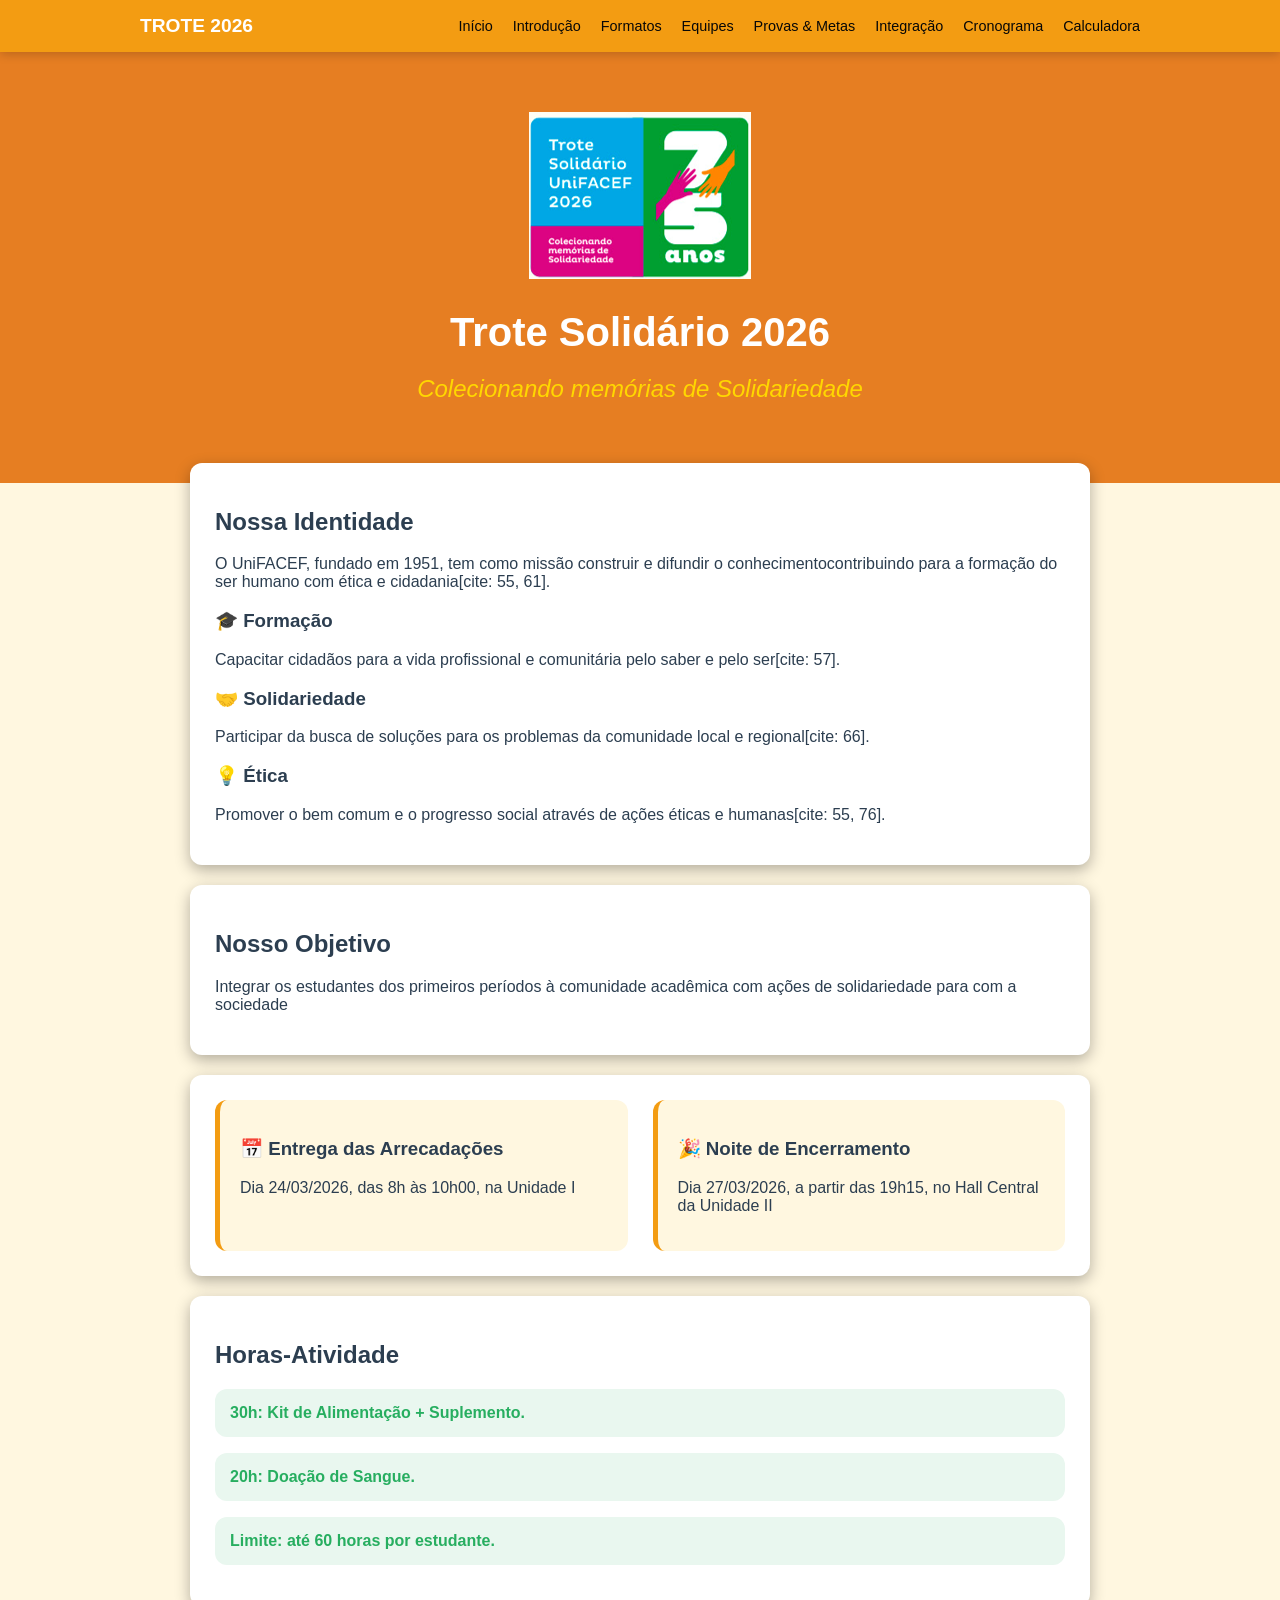
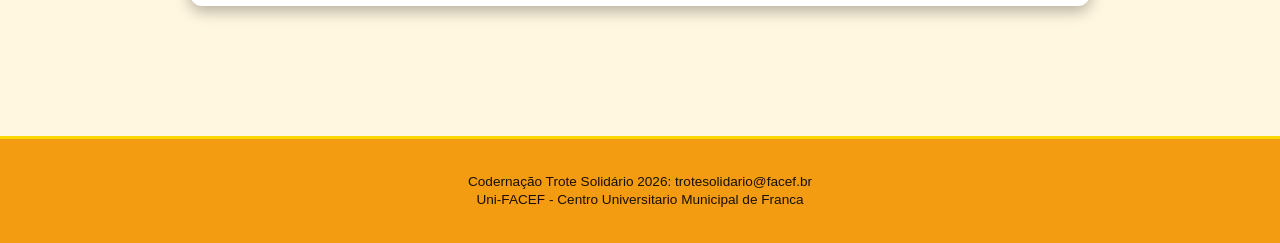
<file: index.html>
<!doctype html>
<html lang="pt-br">
  <head>
    <meta charset="UTF-8" />
    <link rel="stylesheet" href="style.css" />
    <title>Trote Solidário</title>
  </head>

  <body>
    <nav class="menu-principal">
      <div class="menu-container">
        <a href="index.html" class="logo"> Trote 2026 </a>
        <ul class="lista">
          <li><a href="index.html"> Início </a></li>
          <li><a href="introducao.html"> Introdução </a></li>
          <li><a href="formato.html"> Formatos </a></li>
          <li><a href="equipes.html"> Equipes </a></li>
          <li><a href="provas.html"> Provas & Metas </a></li>
          <li><a href="integracao.html"> Integração </a></li>
          <li><a href="cronograma.html"> Cronograma </a></li>
          <li><a href="calculadora.html"> Calculadora </a></li>
        </ul>
      </div>
    </nav>
    <header class="cabecalho">
      <div class="cabecalho-container">
        <img src="img/trote.png" alt="Trote Solidário" />
        <h1>Trote Solidário 2026</h1>
        <h2>Colecionando memórias de Solidariedade</h2>
      </div>
    </header>

    <main class="principal">
      <section>
        <h2>Nossa Identidade</h2>
        <p>
          O UniFACEF, fundado em 1951, tem como missão construir e difundir o
          conhecimentocontribuindo para a formação do ser humano com ética e
          cidadania[cite: 55, 61].
        </p>

        <h3>🎓 Formação</h3>
        <p>
          Capacitar cidadãos para a vida profissional e comunitária pelo saber e
          pelo ser[cite: 57].
        </p>

        <h3>🤝 Solidariedade</h3>
        <p>
          Participar da busca de soluções para os problemas da comunidade local
          e regional[cite: 66].
        </p>

        <h3>💡 Ética</h3>
        <p>
          Promover o bem comum e o progresso social através de ações éticas e
          humanas[cite: 55, 76].
        </p>
      </section>

      <section class="secao">
        <h2>Nosso Objetivo</h2>
        <p>
          Integrar os estudantes dos primeiros períodos à comunidade acadêmica
          com ações de solidariedade para com a sociedade
        </p>
      </section>

      <section class="elemento-card">
        <div class="card-laranja">
          <h3>📅 Entrega das Arrecadações</h3>
          <p>Dia 24/03/2026, das 8h às 10h00, na Unidade I</p>
        </div>

        <div class="card-laranja">
          <h3>🎉 Noite de Encerramento</h3>
          <p>
            Dia 27/03/2026, a partir das 19h15, no Hall Central da Unidade II
          </p>
        </div>
      </section>

      <section>
        <h2>Horas-Atividade</h2>

        <div class="horas-atividade">
          <p><strong> 30h: </strong> Kit de Alimentação + Suplemento.</p>
          <p><strong>20h: </strong> Doação de Sangue.</p>
          <p><strong>Limite: </strong> até 60 horas por estudante.</p>
        </div>
      </section>
    </main>

    <footer>
      <p>Codernação Trote Solidário 2026: trotesolidario@facef.br</p>
      <p>Uni-FACEF - Centro Universitario Municipal de Franca</p>
    </footer>
  </body>
</html>
</file>
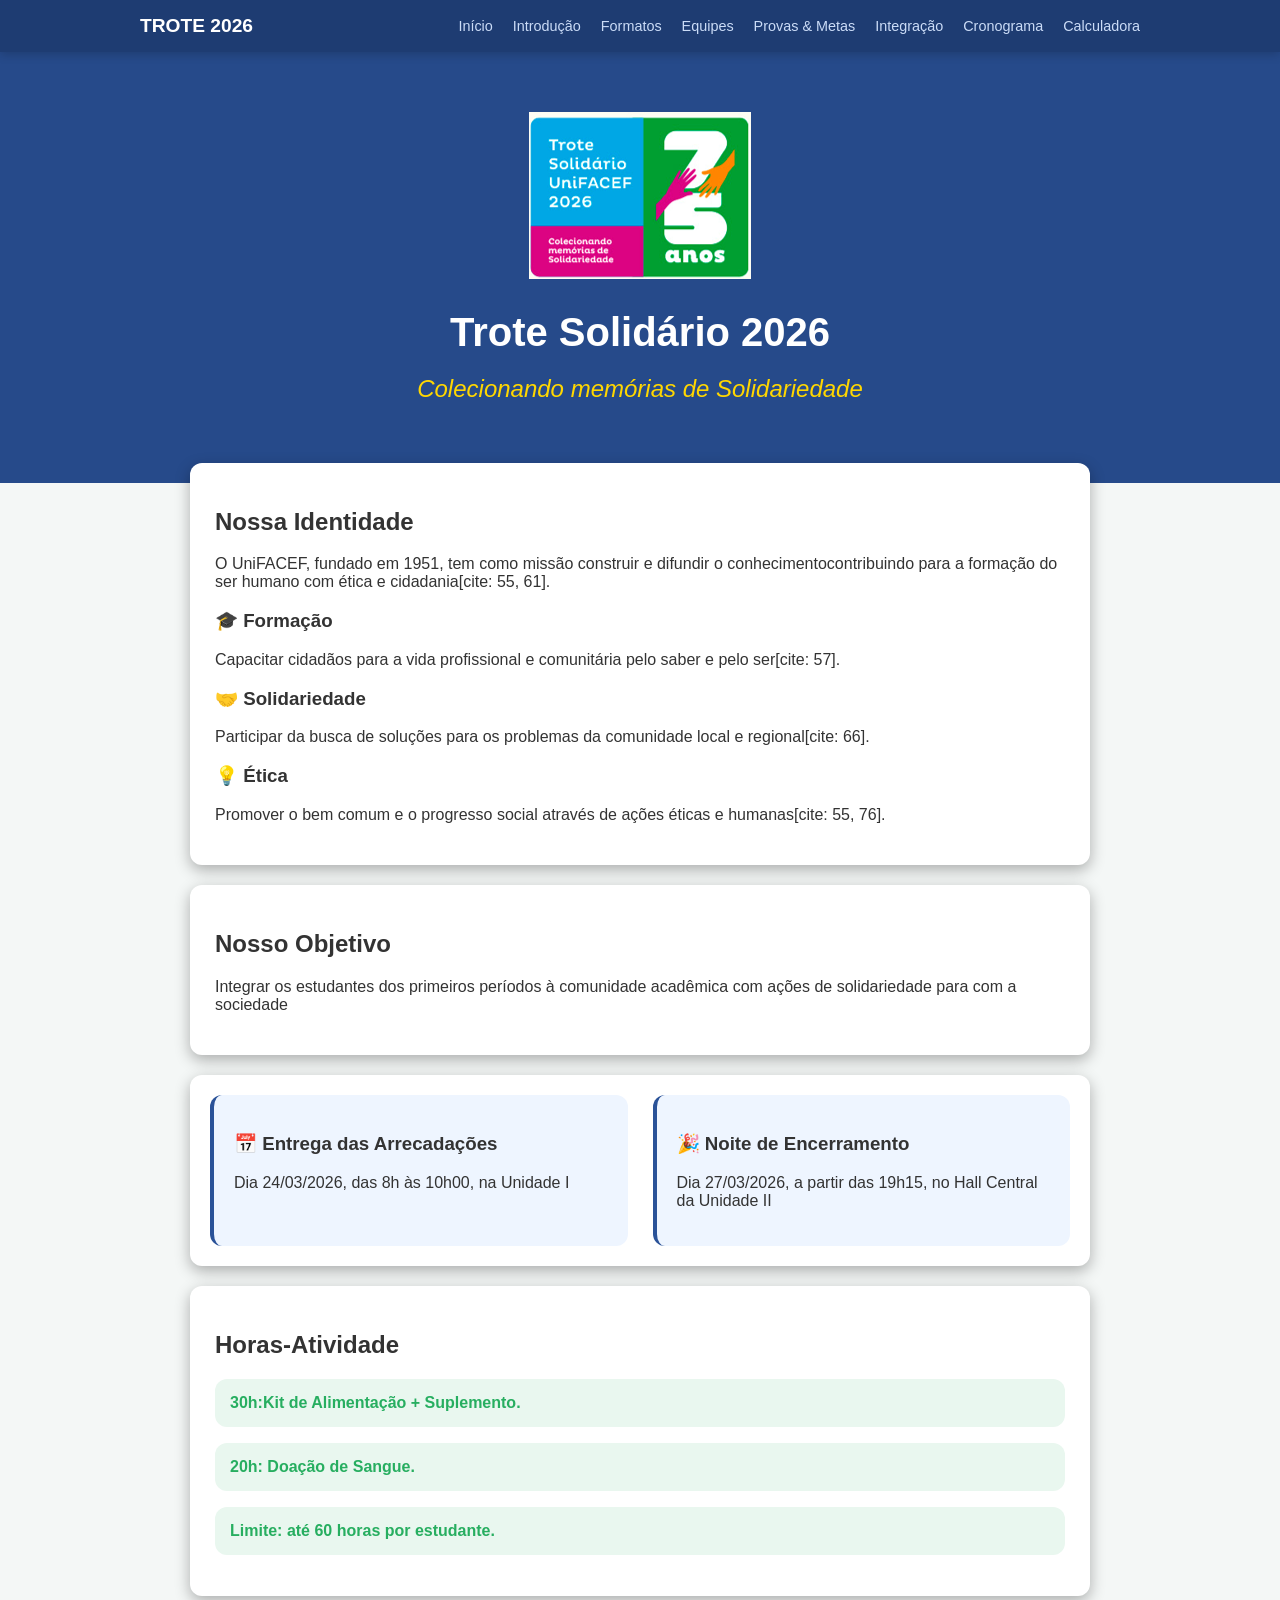
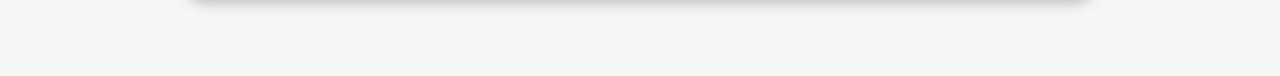
<file: trote-oficial/index.html>
<!DOCTYPE html>
<html lang='pt-br'>

<head>
    <meta charset="UTF-8" />
    <link rel="stylesheet" href="style.css">
    <title> Trote Solidário </title>
</head>

<body>
    <nav class="menu-principal">
        <div class="menu-container">
            <a href="index.html" class="logo"> Trote 2026 </a>
            <ul class="lista">
                <li><a href="inicio.html"> Início </a></li>
                <li><a href="introducao.html"> Introdução </a></li>
                <li><a href="formato.html"> Formatos </a></li>
                <li><a href="equipes.html"> Equipes </a></li>
                <li><a href="provas.html"> Provas & Metas </a></li>
                <li><a href="integracao.html"> Integração </a></li>
                <li><a href="cronograma.html"> Cronograma </a></li>
                <li><a href="calculadora.html"> Calculadora </a></li>
            </ul>
        </div>
    </nav>
    <header class="cabecalho">
        <div class="cabecalho-container">
            <img src="img/trote.png" alt="Trote Solidário">
            <h1> Trote Solidário 2026 </h1>
            <h2> Colecionando memórias de Solidariedade</h2>
        </div>
    </header>

    <main class="principal">
        <section class="secao">

        <h2> Nossa Identidade</h2>
        <p>O UniFACEF, fundado em 1951, tem como missão construir e difundir o conhecimentocontribuindo para a formação do ser humano com ética e cidadania[cite: 55, 61].</p>

        <h3>🎓 Formação </h3>
        <p>Capacitar cidadãos para a vida profissional e comunitária pelo saber e pelo ser[cite: 57].</p>
        
        <h3>🤝 Solidariedade </h3>
        <p>Participar da busca de soluções para os problemas da comunidade local e regional[cite: 66].</p>

        <h3>💡 Ética</h3>
        <p>Promover o bem comum e o progresso social através de ações éticas e humanas[cite: 55, 76].</p>

        </section>

        <section class="secao">

          <h2>Nosso Objetivo</h2>
          <p>Integrar os estudantes dos primeiros períodos à comunidade acadêmica com ações de solidariedade para com a sociedade</p>  

        </section>

        <section class="datas">

            <div class="card-data">

            <h3>📅 Entrega das Arrecadações </h3>
            <p> Dia 24/03/2026, das 8h às 10h00, na Unidade I</p>  
            
            </div>

            <div class="card-data">

            <h3>🎉 Noite de Encerramento </h3>
            <p>Dia 27/03/2026, a partir das 19h15, no Hall Central da Unidade II</p>

            </div>

        </section>

        <section class="secao"> 
            <h2> Horas-Atividade </h2>

            <div class="horas-atividade">

            <p> 30h:Kit de Alimentação + Suplemento. </p>
            <p> 20h: Doação de Sangue. </p>
            <p> Limite: até 60 horas por estudante. </p>
            
            </div>

        </section>
    </main>
</body>

</html>
</file>
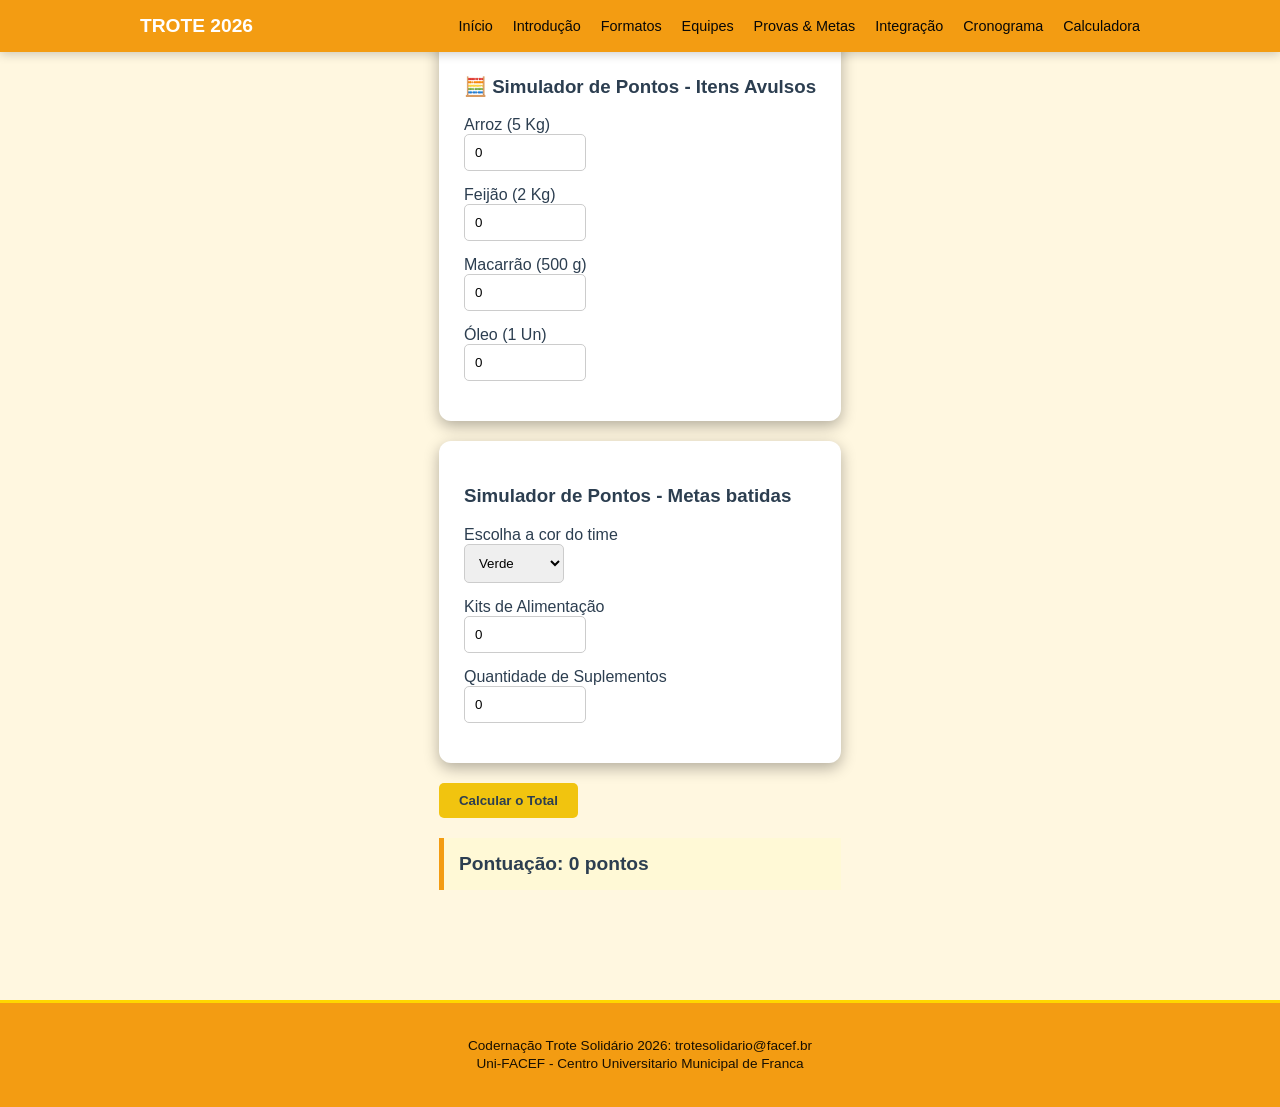
<file: calculadora.html>
<!doctype html>
<html lang="pt-br">
  <head>
    <meta charset="UTF-8" />
    <link rel="stylesheet" href="style.css" />
    <script src="scripts.js"></script>
    <title>Calculadora - Trote Solidário</title>
  </head>

  <body>
    <nav class="menu-principal">
      <div class="menu-container">
        <a href="index.html" class="logo"> Trote 2026 </a>
        <ul class="lista">
          <li><a href="index.html"> Início </a></li>
          <li><a href="introducao.html"> Introdução </a></li>
          <li><a href="formato.html"> Formatos </a></li>
          <li><a href="equipes.html"> Equipes </a></li>
          <li><a href="provas.html"> Provas & Metas </a></li>
          <li><a href="integracao.html"> Integração </a></li>
          <li><a href="cronograma.html"> Cronograma </a></li>
          <li><a href="calculadora.html"> Calculadora </a></li>
        </ul>
      </div>
    </nav>
    <main class="principal">
      <section>
        <h3>🧮 Simulador de Pontos - Itens Avulsos</h3>
        <div>
          <div class="form-grupo">
              <!-- Rótulo da caixa de texto-->
              <label> Arroz (5 Kg)</label> 
              <!-- Caixa de texto com valor inicial de 0 e mínimo de 0-->
              <!-- Indetificador desta caixa de texto -->

              <input type="number" value="0" min="0" id="qtdArroz"/>
          </div>

          <div class="form-grupo">
              <label> Feijão (2 Kg)</label>

              <input type="number" value="0" min="0" id="qtdFeijao"/>
          </div>

          <div class="form-grupo">
              <label> Macarrão (500 g)</label>

              <input type="number" value="0" min="0" id="qtdMacarrao"/>
          </div>

          <div class="form-grupo">
              <label> Óleo (1 Un)</label>

              <input type="number" value="0" min="0" id="qtdOleo"/>
          </div>
        </div>
      </section>

        <section>
          <h3>Simulador de Pontos - Metas batidas</h3>
          <div>
            <div class="form-grupo">
              <label> Escolha a  cor do time</label>
              <select name="cor" id="cor">
                <option value="verde"> Verde</option>
                <option value="vermelho"> Vermelho</option>
                <option value="laranja"> Laranja</option>
              </select>
            </div>
            <div class="form-grupo">
              <label> Kits de Alimentação </label>
              <input type="number" id="qtdeKits" min="0" value="0">
            </div>
            <div class="form-grupo">
              <label> Quantidade de Suplementos</label>
              <input type="number" id="qtdeSuplementos" min="0" value="0">
            </div>
          </div>
        </section>

        <!-- Quando o botão for clicado será chamado a função calcular no JS-->
        <button onclick="calcular()"> Calcular o Total</button>
        <div id="result" class="resultado">
            Pontuação: 0 pontos
        </div>

    </main>

    <footer>
      <p>Codernação Trote Solidário 2026: trotesolidario@facef.br</p>
      <p>Uni-FACEF - Centro Universitario Municipal de Franca</p>
    </footer>
  </body>
</html>
</file>
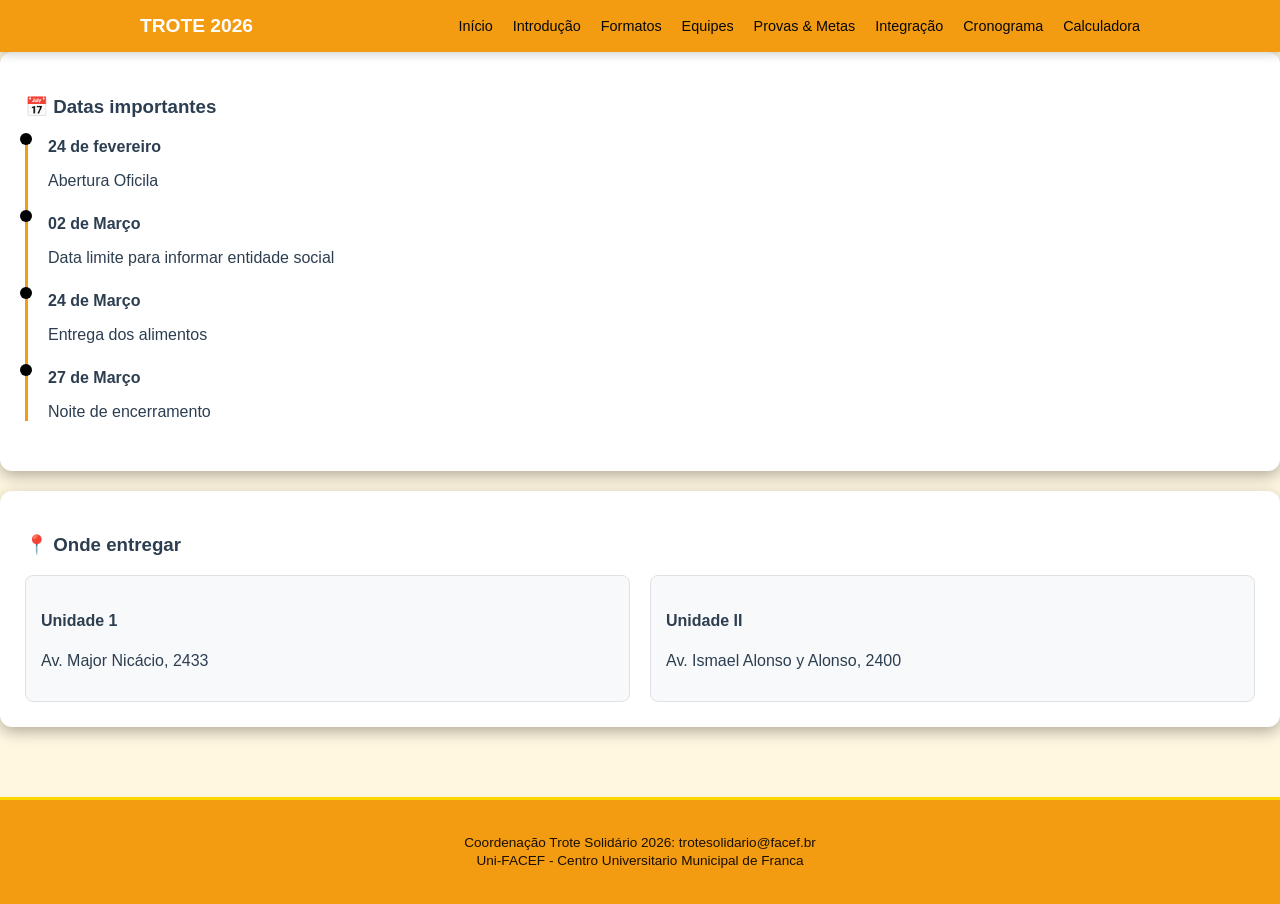
<file: cronograma.html>
<!doctype html>
<html lang="pt-br">
  <head>
    <meta charset="UTF-8" />
    <meta name="viewport" content="width=device-width, initial-scale=1.0" />
    <link rel="stylesheet" href="style.css" />
    <title>Cronograma - Trote 2026</title>
  </head>

  <body>
    <nav class="menu-principal">
      <div class="menu-container">
        <a href="index.html" class="logo"> Trote 2026 </a>
        <ul class="lista">
          <li><a href="index.html"> Início </a></li>
          <li><a href="introducao.html"> Introdução </a></li>
          <li><a href="formato.html"> Formatos </a></li>
          <li><a href="equipes.html"> Equipes </a></li>
          <li><a href="provas.html"> Provas & Metas </a></li>
          <li><a href="integracao.html"> Integração </a></li>
          <li><a href="cronograma.html"> Cronograma </a></li>
          <li><a href="calculadora.html"> Calculadora </a></li>
        </ul>
      </div>
    </nav>
    <main class="container">
      <section>
         <h3>📅 Datas importantes</h3>
         <div class="timeline">
           <div class="evento">
              <strong> 24 de fevereiro</strong>
              <p> Abertura Oficila</p>
           </div> 

           <div class="evento">
            <strong>02 de Março</strong>
            <p> Data limite para informar entidade social</p>
           </div>

           <div class="evento">
            <strong>24 de Março</strong>
            <p> Entrega dos alimentos</p>
           </div>

           <div class="evento">
            <strong>27 de Março</strong>
            <p> Noite de encerramento </p>
           </div>
         </div>
        </section>
        <section>
          <h3>📍 Onde entregar</h3>
          <div class="grid-locais">
              <div class="local">
                <h4> Unidade 1</h4>
                <p> Av. Major Nicácio, 2433</p>
              </div>
              <div class="local">
                  <h4> Unidade II</h4>
                  <p> Av. Ismael Alonso y Alonso, 2400 </p>
              </div>

          </div>
        </section>
    </main>

    <footer>
      <p>Coordenação Trote Solidário 2026: trotesolidario@facef.br</p>
      <p>Uni-FACEF - Centro Universitario Municipal de Franca</p>
    </footer>
  </body>
</html>
</file>
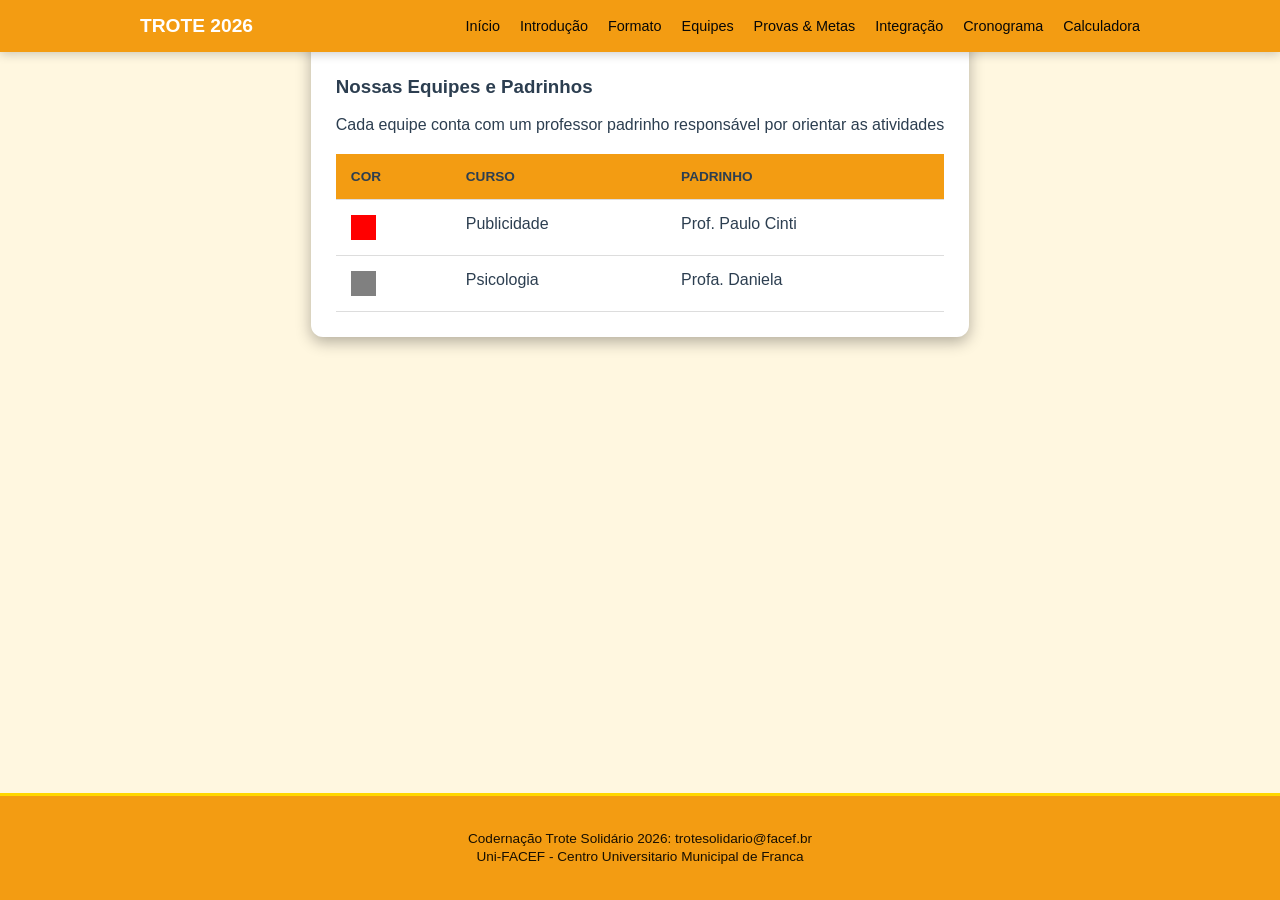
<file: equipes.html>
<!doctype html>
<html lang="pt-br">
  <head>
    <meta charset="UTF-8" />
    <link rel="stylesheet" href="style.css" />
    <title>Equipes - Trote Solidário</title>
  </head>
  <body>
    <nav class="menu-principal">
      <div class="menu-container">
        <a href="index.html" class="logo"> Trote 2026 </a>
        <ul class="lista">
          <li><a href="index.html"> Início </a></li>
          <li><a href="introducao.html"> Introdução </a></li>
          <li><a href="formato.html"> Formato </a></li>
          <li><a href="equipes.html"> Equipes </a></li>
          <li><a href="provas.html"> Provas & Metas </a></li>
          <li><a href="integracao.html"> Integração </a></li>
          <li><a href="cronograma.html"> Cronograma </a></li>
          <li><a href="calculadora.html"> Calculadora </a></li>
        </ul>
      </div>
    </nav>

    <main class="principal">
      <section class="equipes">
        <h3>Nossas Equipes e Padrinhos</h3>
        <p>
          Cada equipe conta com um professor padrinho responsável por orientar
          as atividades
        </p>
        <table>
          <thead>
            <tr>
              <!-- table row -->
              <!-- table head -->
              <th>Cor</th>
              <th>Curso</th>
              <th>Padrinho</th>
            </tr>
          </thead>
          <tbody>
            <tr>
              <!-- table data -->
              <td><div class="vermelho"></div></td>
              <td>Publicidade</td>
              <td>Prof. Paulo Cinti</td>
            </tr>
            <tr>
              <!-- table data -->
              <td><div class="cinza"></div></td>
              <td>Psicologia</td>
              <td>Profa. Daniela</td>
            </tr>
          </tbody>
        </table>
      </section>
    </main>
    <footer>
      <p>Codernação Trote Solidário 2026: trotesolidario@facef.br</p>
      <p>Uni-FACEF - Centro Universitario Municipal de Franca</p>
    </footer>
  </body>
</html>
</file>
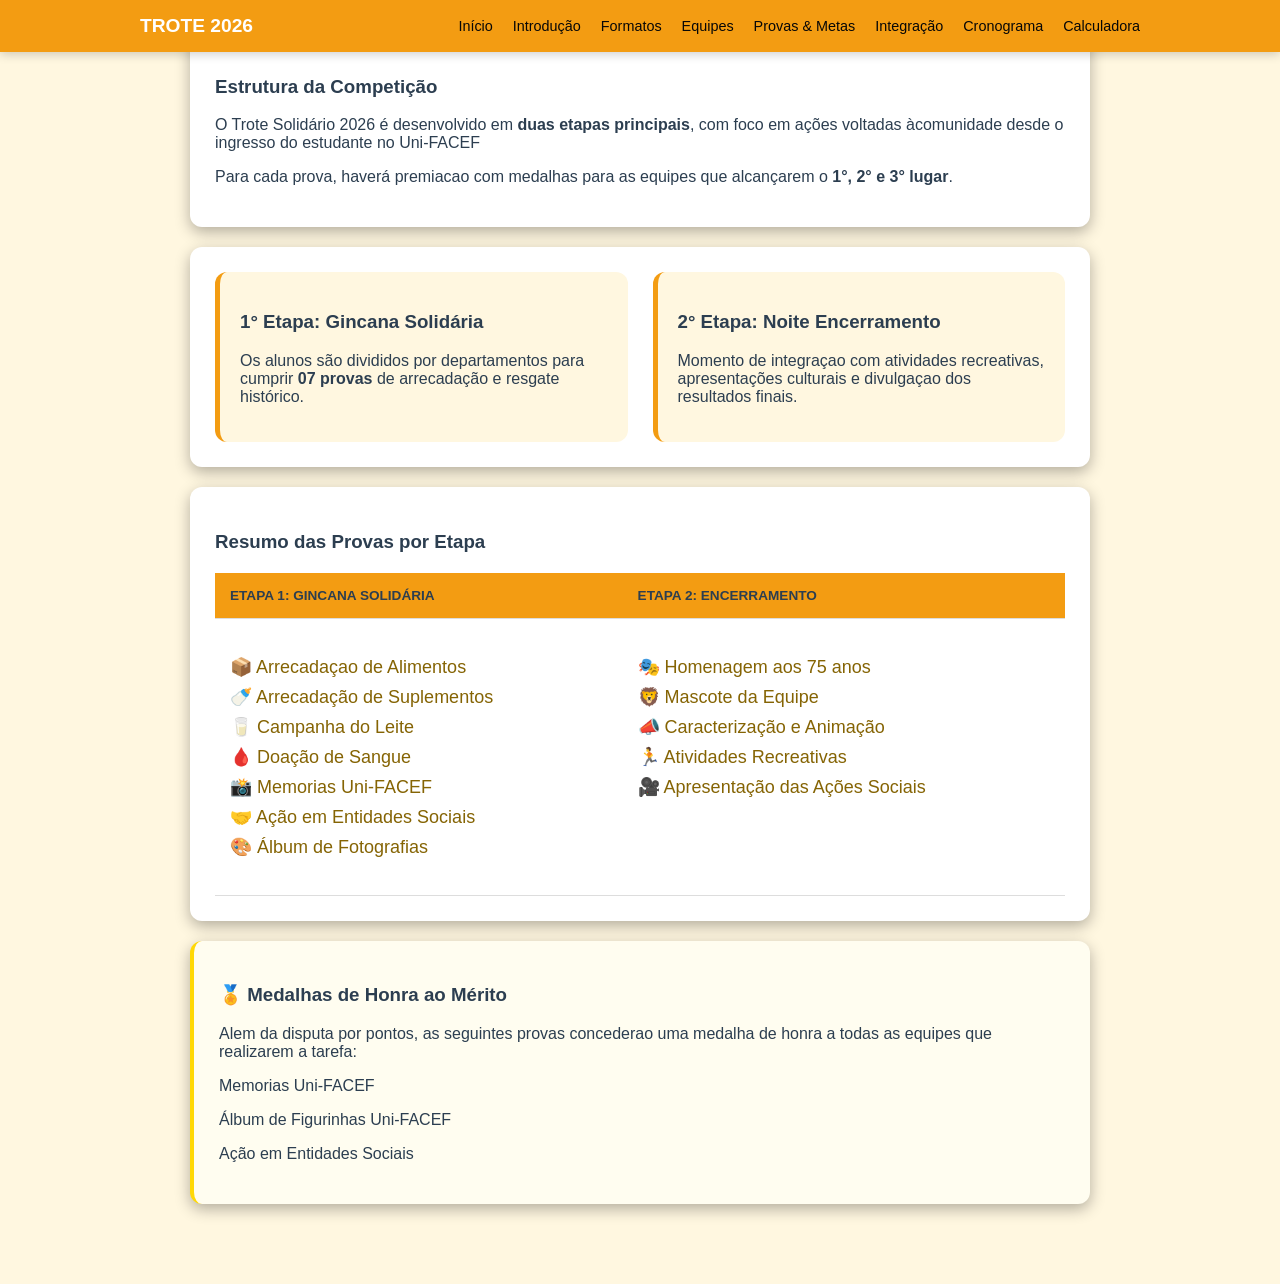
<file: formato.html>
<!doctype html>
<html lang="pt-br">
  <head>
    <meta charset="UTF-8" />
    <meta name="viewport" content="width=device-width, initial-scale=1.0" />
    <link rel="stylesheet" href="style.css" />
    <title>Formato - Trote Solidário</title>
  </head>
  <body>
    <nav class="menu-principal">
      <div class="menu-container">
        <a href="index.html" class="logo"> Trote 2026 </a>
        <ul class="lista">
          <li><a href="index.html"> Início </a></li>
          <li><a href="introducao.html"> Introdução </a></li>
          <li><a href="formato.html"> Formatos </a></li>
          <li><a href="equipes.html"> Equipes </a></li>
          <li><a href="provas.html"> Provas & Metas </a></li>
          <li><a href="integracao.html"> Integração </a></li>
          <li><a href="cronograma.html"> Cronograma </a></li>
          <li><a href="calculadora.html"> Calculadora </a></li>
        </ul>
      </div>
    </nav>
    <main class="principal">
      <section>
        <h3>Estrutura da Competição</h3>
        <p>
          O Trote Solidário 2026 é desenvolvido em <strong>duas etapas principais</strong>, com foco em ações voltadas àcomunidade desde o ingresso do estudante no Uni-FACEF
        </p>
        <p>
          Para cada prova, haverá premiacao com medalhas para as equipes que
          alcançarem o <strong>1°, 2° e 3° lugar</strong>.
        </p>
      </section>

      <section class="elemento-card">
        <div class="card-laranja">
          <h3>1° Etapa: Gincana Solidária</h3>
          <p>
            Os alunos são divididos por departamentos para cumprir
            <strong>07 provas</strong> de arrecadação e resgate histórico.
          </p>
        </div>
        <div class="card-laranja">
          <h3>2° Etapa: Noite Encerramento</h3>
          <p>
            Momento de integraçao com atividades recreativas, apresentações
            culturais e divulgaçao dos resultados finais.
          </p>
        </div>
      </section>

      <section>
        <h3>Resumo das Provas por Etapa</h3>
        <table>
            <thead>
                <tr>
                    <th>Etapa 1: Gincana solidária</th>
                    <th>Etapa 2: Encerramento</th>
                </tr>
            </thead>
            <tbody>
                <tr>
                    <td>
                        <ul class="tbody-marcado">
                            <li>📦 Arrecadaçao de Alimentos</li>
                            <li>🍼 Arrecadação de Suplementos</li>
                            <li>🥛 Campanha do Leite</li>
                            <li>🩸 Doação de Sangue</li>
                            <li>📸 Memorias Uni-FACEF</li>
                            <li>🤝 Ação em Entidades Sociais</li>
                            <li>🎨 Álbum de Fotografias</li>
                        </ul>
                    </td>
                    <td>
                        <ul class="tbody-marcado">
                            <li>🎭 Homenagem aos 75 anos</li>
                            <li>🦁 Mascote da Equipe</li>
                            <li>📣 Caracterização e Animação</li>
                            <li>🏃 Atividades Recreativas</li>
                            <li>🎥 Apresentação das Ações Sociais</li>
                        </ul>
                    </td>
                </tr>
            </tbody>
        </table>
      </section>
      
      <section class="secao-marcada-cor-diferente">
        <h3>🏅 Medalhas de Honra ao Mérito</h3>
        <p>Alem da disputa por pontos, as seguintes provas concederao uma medalha de honra a todas as equipes que realizarem a tarefa:</p>

        <p class="card-azul">Memorias Uni-FACEF</p>
        <p class="card-azul">Álbum de Figurinhas Uni-FACEF</p>
        <p class="card-azul">Ação em Entidades Sociais</p>

      </section>
    </main>
  </body>
</html>
</file>
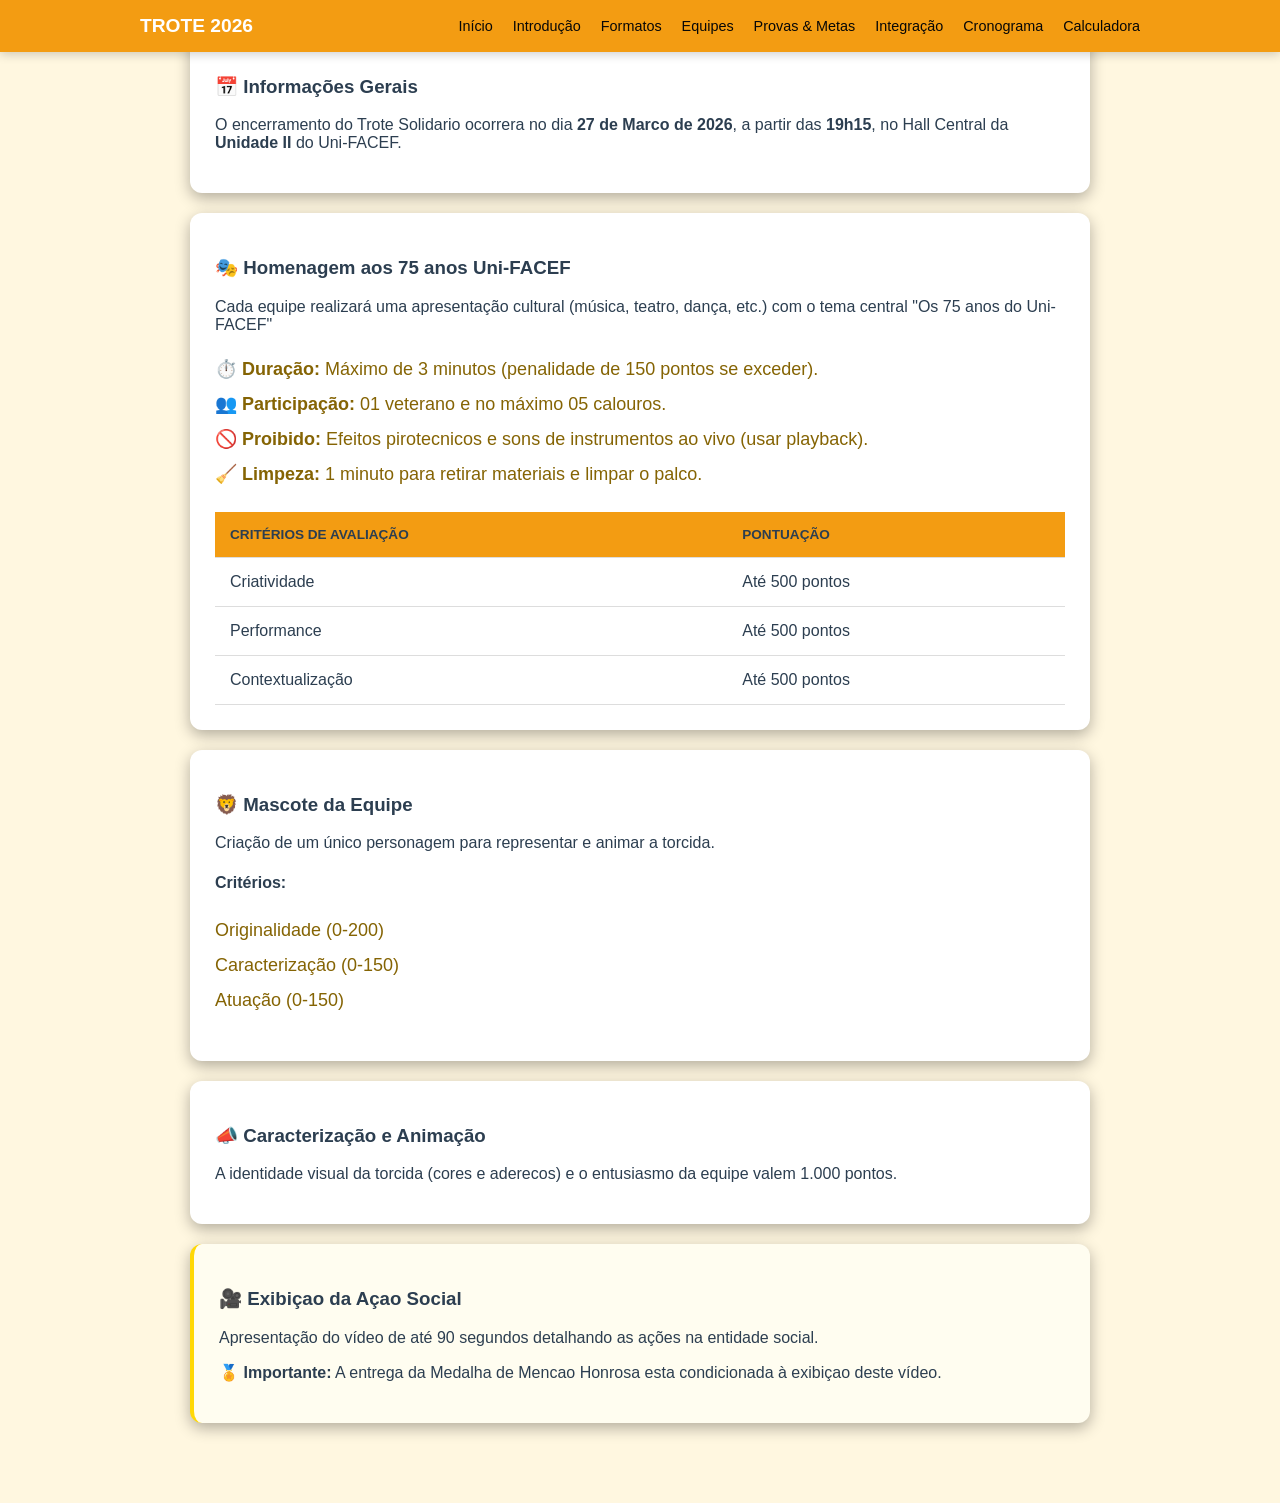
<file: integracao.html>
<!DOCTYPE html>
<html lang="pt-br">
<head>
    <meta charset="UTF-8">
    <meta name="viewport" content="width=device-width, initial-scale=1.0">
    <link rel="stylesheet" href="style.css">
    <title>Integração - Trote Solidário</title>
</head>
<body>
      <body>
    <nav class="menu-principal">
      <div class="menu-container">
        <a href="index.html" class="logo"> Trote 2026 </a>
        <ul class="lista">
          <li><a href="index.html"> Início </a></li>
          <li><a href="introducao.html"> Introdução </a></li>
          <li><a href="formato.html"> Formatos </a></li>
          <li><a href="equipes.html"> Equipes </a></li>
          <li><a href="provas.html"> Provas & Metas </a></li>
          <li><a href="integracao.html"> Integração </a></li>
          <li><a href="cronograma.html"> Cronograma </a></li>
          <li><a href="calculadora.html"> Calculadora </a></li>
        </ul>
      </div>
    </nav>
    <main class="principal">
        <section>
            <h3>📅 Informações Gerais</h3>
            <p>O encerramento do Trote Solidario ocorrera no dia <strong>27 de Marco de 2026</strong>, a partir das <strong>19h15</strong>, no Hall Central da <strong>Unidade II</strong> do Uni-FACEF.
            </p>
        </section>

        <section>
            <h3>🎭 Homenagem aos 75 anos Uni-FACEF</h3>
            <p>Cada equipe realizará uma apresentação cultural (música, teatro, dança, etc.) com o tema central "Os 75 anos do Uni-FACEF"</p>

            <div>
            <ul class="ul-marcada">
                <li>
                    ⏱️ <strong>Duração:</strong> Máximo de 3 minutos (penalidade de 150 pontos se exceder).
                </li>
                <li>
                    👥 <strong>Participação:</strong> 01 veterano e no máximo 05 calouros.
                </li>
                <li>
                    🚫 <strong>Proibido:</strong> Efeitos pirotecnicos e sons de instrumentos ao vivo (usar playback).
                </li>
                <li>
                    🧹 <strong>Limpeza:</strong> 1 minuto para retirar materiais e limpar o palco.
                </li>
            </ul>
            </div>

            <table>
                <thead>
                    <tr>
                        <th>CRITÉRIOS DE AVALIAÇÃO</th> <th>PONTUAÇÃO</th>
                    </tr>
                </thead>
                <tbody>
                    <tr>
                        <td>Criatividade</td>
                        <td>Até 500 pontos</td>
                    </tr>
                    <tr>
                        <td>Performance</td>
                        <td>Até 500 pontos</td>
                    </tr>
                    <tr>
                        <td>Contextualização</td>
                        <td>Até 500 pontos</td>
                    </tr>
                </tbody>
            </table>
        </section>

        <section>
            <h3>🦁 Mascote da Equipe</h3>
            <p>Criação de um único personagem para representar e animar a torcida.</p>

            <h4>Critérios:</h4>
            <ul class="ul-marcada">
                <li>Originalidade (0-200)</li>
                <li>Caracterização (0-150)</li>
                <li>Atuação (0-150)</li>
            </ul>
        </section>

        <section>
            <h3>📣 Caracterização e Animação</h3>
            <p>A identidade visual da torcida (cores e aderecos) e o entusiasmo da equipe valem 1.000 pontos.
            </p>
        </section>

        <section class="secao-marcada-cor-diferente">
            <h3>🎥 Exibiçao da Açao Social</h3>
            <p>Apresentação do vídeo de até 90 segundos detalhando as ações na entidade social.</p>
            <p>🏅 <strong>Importante:</strong> A entrega da Medalha de Mencao Honrosa esta condicionada à exibiçao deste vídeo.</p>
        </section>
    </main>
</body>
</html>
</file>
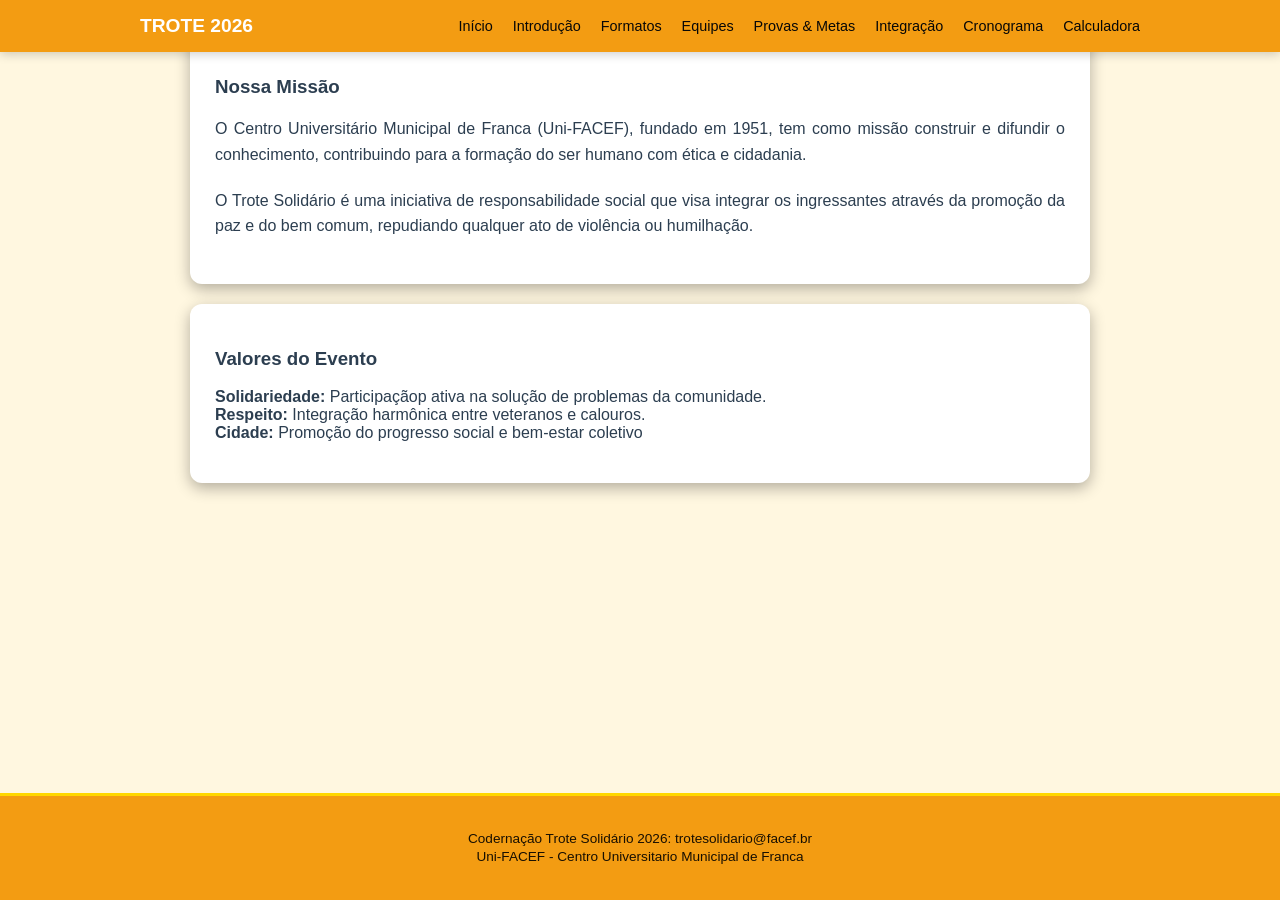
<file: introducao.html>
<!doctype html>
<html lang="pt-br">
  <head>
    <meta charset="UTF-8" />
    <meta name="viewport" content="width=device-width, initial-scale=1.0" />
    <link rel="stylesheet" href="style.css" />
    <title>Introdução - Trote Solidário</title>
  </head>

  <body>
    <nav class="menu-principal">
      <div class="menu-container">
        <a href="index.html" class="logo"> Trote 2026 </a>
        <ul class="lista">
          <li><a href="index.html"> Início </a></li>
          <li><a href="introducao.html"> Introdução </a></li>
          <li><a href="formato.html"> Formatos </a></li>
          <li><a href="equipes.html"> Equipes </a></li>
          <li><a href="provas.html"> Provas & Metas </a></li>
          <li><a href="integracao.html"> Integração </a></li>
          <li><a href="cronograma.html"> Cronograma </a></li>
          <li><a href="calculadora.html"> Calculadora </a></li>
        </ul>
      </div>
    </nav>

    <main class="principal">
      <section class="missao">
        <h3>Nossa Missão</h3>
        <p>
          O Centro Universitário Municipal de Franca (Uni-FACEF), fundado em
          1951, tem como missão construir e difundir o conhecimento,
          contribuindo para a formação do ser humano com ética e cidadania.
        </p>
        <p>
          O Trote Solidário é uma iniciativa de responsabilidade social que visa
          integrar os ingressantes através da promoção da paz e do bem comum,
          repudiando qualquer ato de violência ou humilhação.
        </p>
      </section>

      <section class="valores">
        <h3>Valores do Evento</h3>

        <ul>
          <li class="caixa-importante">
            <strong> Solidariedade: </strong> Participaçãop ativa na solução de
            problemas da comunidade.
          </li>
          <li class="caixa-importante">
            <strong> Respeito: </strong> Integração harmônica entre veteranos e
            calouros.
          </li>
          <li class="caixa-importante">
            <strong> Cidade: </strong> Promoção do progresso social e bem-estar
            coletivo
          </li>
        </ul>
      </section>
    </main>

    <footer>
      <p>Codernação Trote Solidário 2026: trotesolidario@facef.br</p>
      <p>Uni-FACEF - Centro Universitario Municipal de Franca</p>
    </footer>
  </body>
</html>
</file>
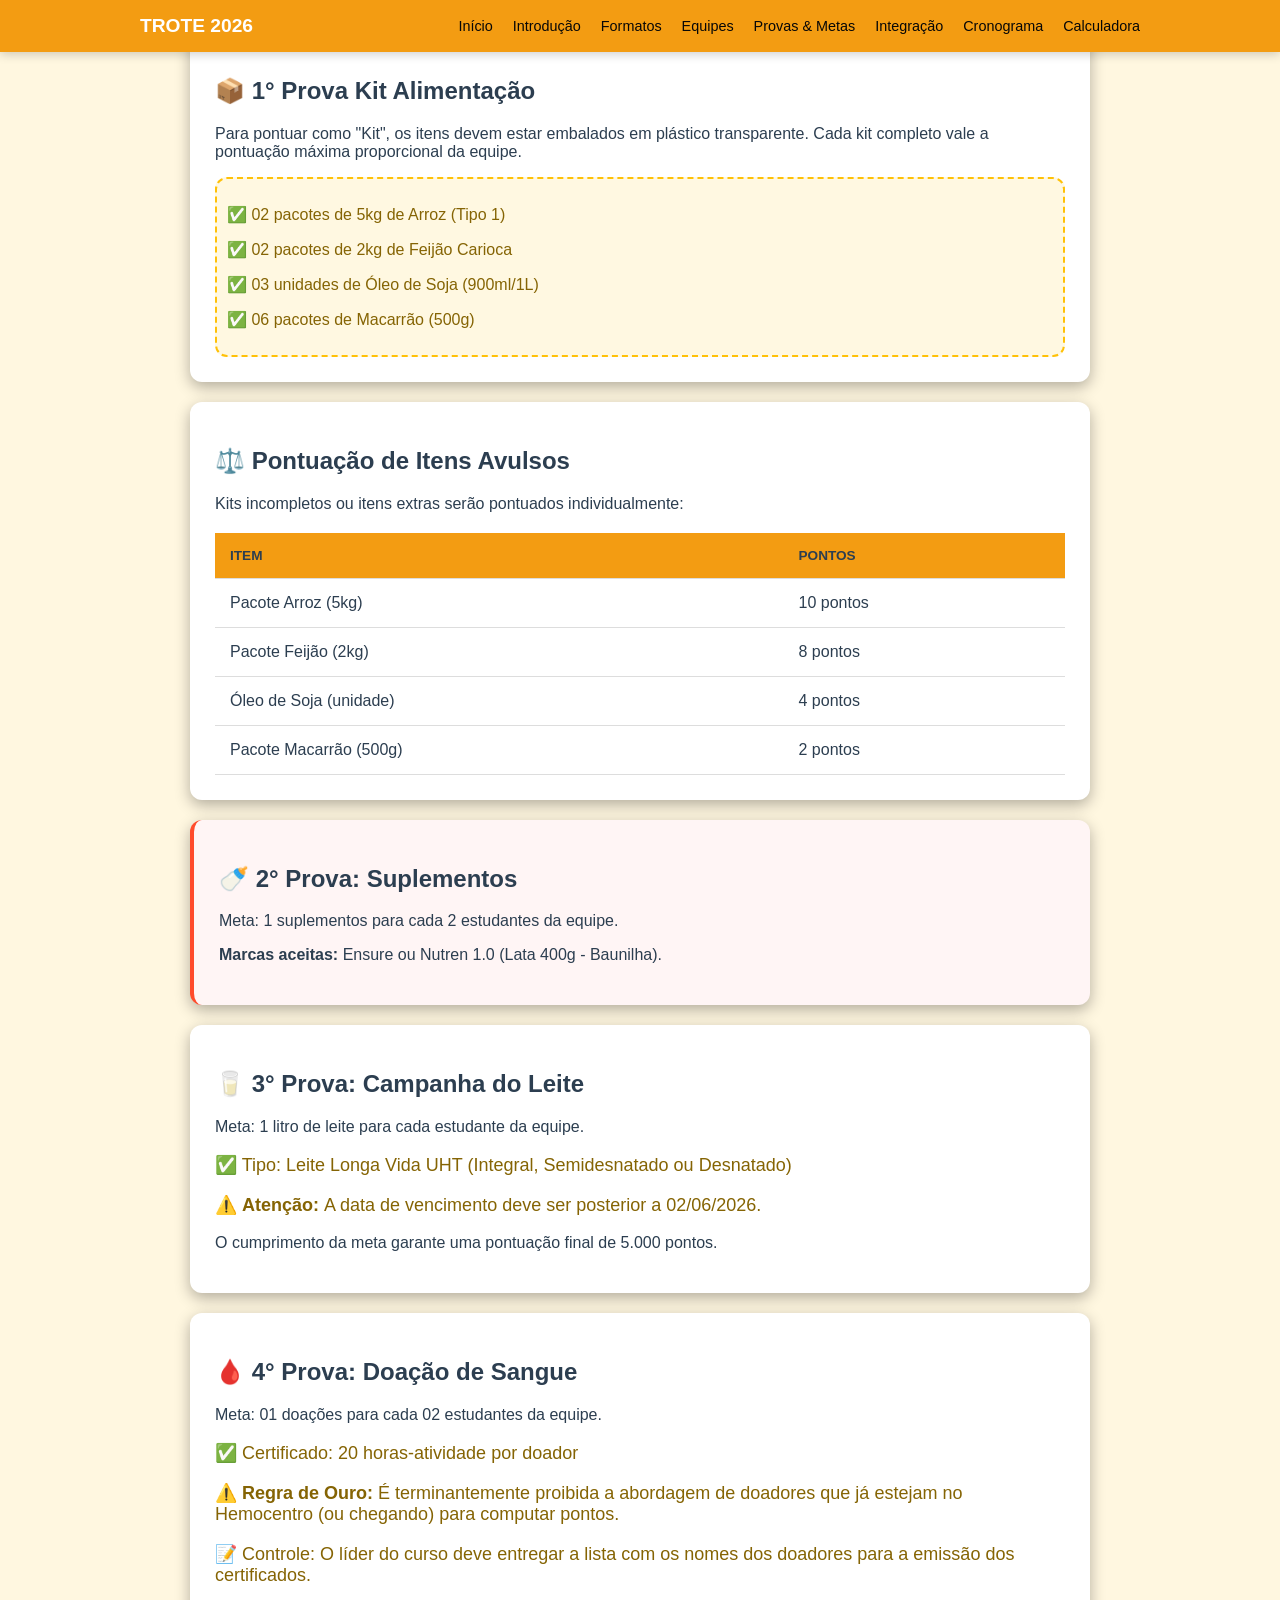
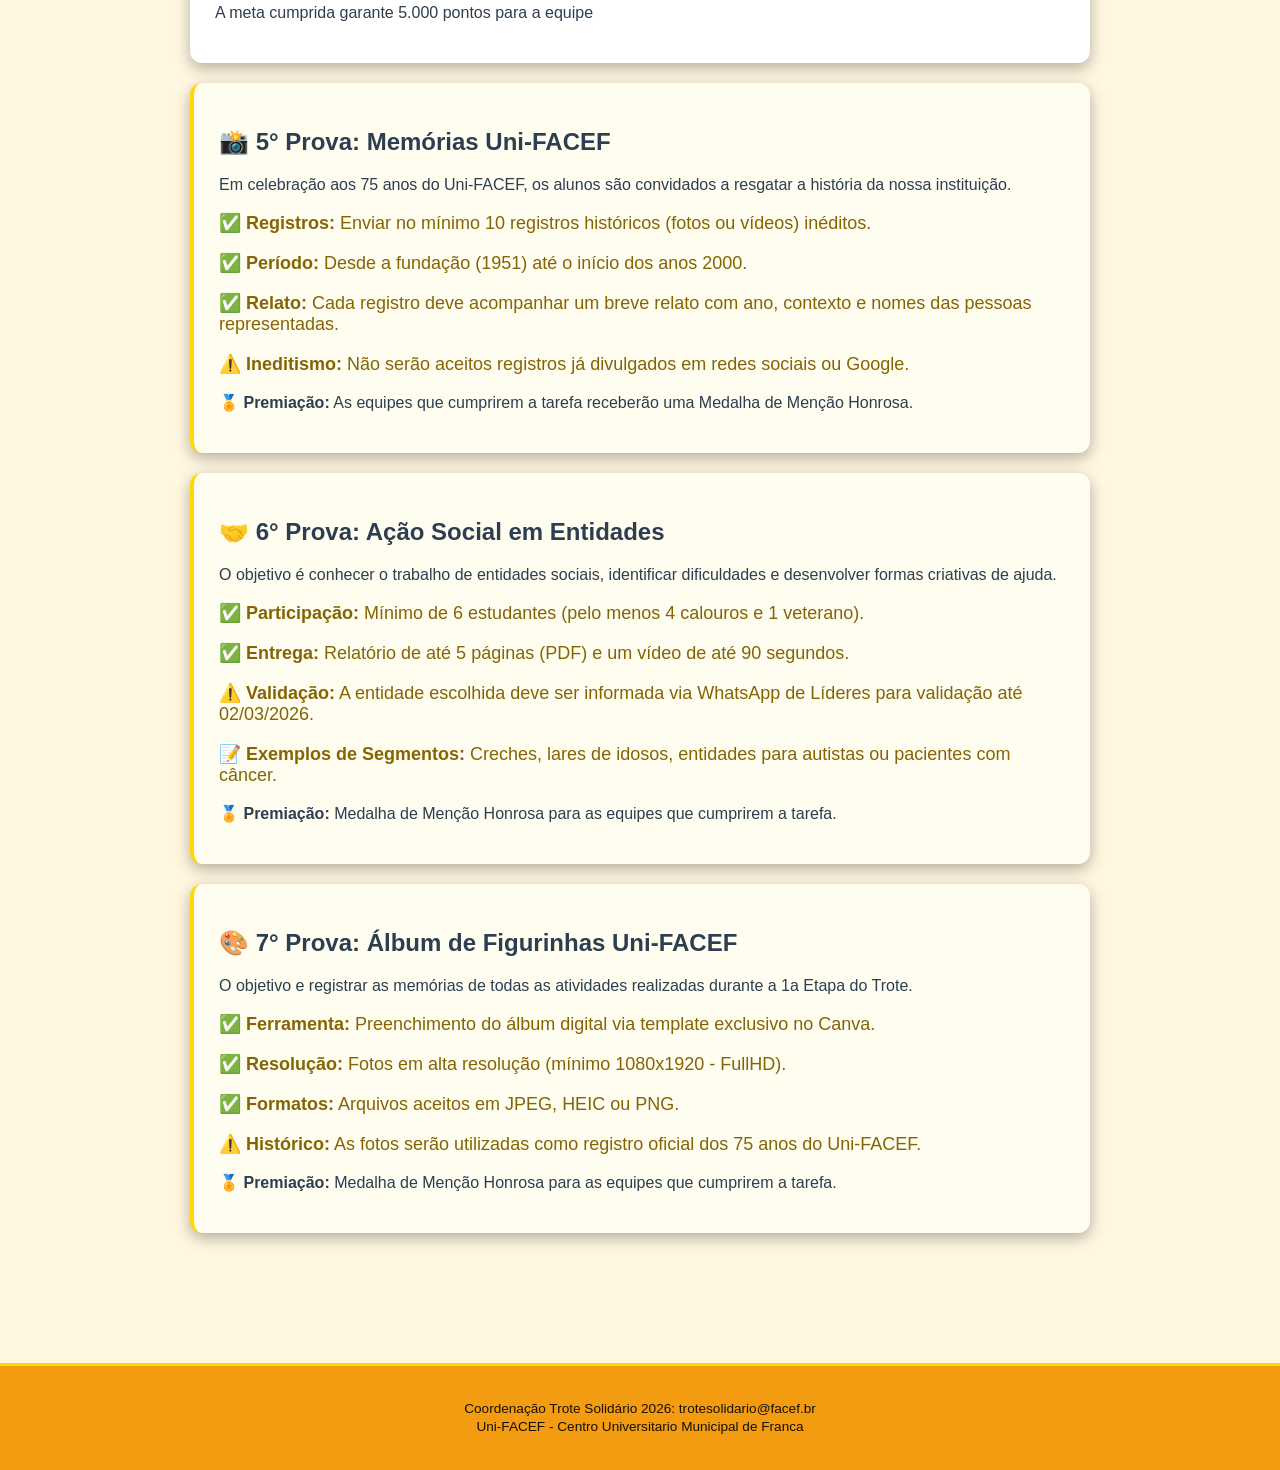
<file: provas.html>
<!doctype html>
<html lang="pt-br">
  <head>
    <meta charset="UTF-8" />
    <meta name="viewport" content="width=device-width, initial-scale=1.0" />
    <link rel="stylesheet" href="style.css" />
    <title>Provas e Metas - Trote 2026</title>
  </head>

  <body>
    <nav class="menu-principal">
      <div class="menu-container">
        <a href="index.html" class="logo"> Trote 2026 </a>
        <ul class="lista">
          <li><a href="index.html"> Início </a></li>
          <li><a href="introducao.html"> Introdução </a></li>
          <li><a href="formato.html"> Formatos </a></li>
          <li><a href="equipes.html"> Equipes </a></li>
          <li><a href="provas.html"> Provas & Metas </a></li>
          <li><a href="integracao.html"> Integração </a></li>
          <li><a href="cronograma.html"> Cronograma </a></li>
          <li><a href="calculadora.html"> Calculadora </a></li>
        </ul>
      </div>
    </nav>
    <main class="principal">
      <section>
        <h2>📦 1° Prova Kit Alimentação</h2>
        <p>
          Para pontuar como "Kit", os itens devem estar embalados em plástico
          transparente. Cada kit completo vale a pontuação máxima proporcional
          da equipe.
        </p>

        <div class="itens">
          <p>✅ 02 pacotes de 5kg de Arroz (Tipo 1)</p>
          <p>✅ 02 pacotes de 2kg de Feijão Carioca</p>
          <p>✅ 03 unidades de Óleo de Soja (900ml/1L)</p>
          <p>✅ 06 pacotes de Macarrão (500g)</p>
        </div>
      </section>

      <section>
        <h2>⚖️ Pontuação de Itens Avulsos</h2>
        <p>Kits incompletos ou itens extras serão pontuados individualmente:</p>

        <table>
          <thead>
            <tr>
              <th>Item</th>
              <th>Pontos</th>
            </tr>
          </thead>
          <tbody>
            <tr>
              <td>Pacote Arroz (5kg)</td>
              <td>10 pontos</td>
            </tr>
            <tr>
              <td>Pacote Feijão (2kg)</td>
              <td>8 pontos</td>
            </tr>
            <tr>
              <td>Óleo de Soja (unidade)</td>
              <td>4 pontos</td>
            </tr>
            <tr>
              <td>Pacote Macarrão (500g)</td>
              <td>2 pontos</td>
            </tr>
          </tbody>
        </table>
      </section>

      <section class="suplementos">
        <h2>🍼 2° Prova: Suplementos</h2>
        <p>Meta: 1 suplementos para cada 2 estudantes da equipe.</p>
        <p>
          <strong>Marcas aceitas: </strong> Ensure ou Nutren 1.0 (Lata 400g -
          Baunilha).
        </p>
      </section>

      <section>
        <h2>🥛 3° Prova: Campanha do Leite</h2>
        <p>Meta: 1 litro de leite para cada estudante da equipe.</p>

        <div class="texto-marcado">
          <p>
            ✅ Tipo: Leite Longa Vida UHT (Integral, Semidesnatado ou Desnatado)
          </p>
          <p>
            ⚠️ <strong> Atenção: </strong> A data de vencimento deve ser
            posterior a 02/06/2026.
          </p>
        </div>

        <p>
          O cumprimento da meta garante uma pontuação final de 5.000 pontos.
        </p>
      </section>

      <section>
        <h2>🩸 4° Prova: Doação de Sangue</h2>
        <p>Meta: 01 doações para cada 02 estudantes da equipe.</p>

        <div class="texto-marcado">
          <p>✅ Certificado: 20 horas-atividade por doador</p>
          <p>
            ⚠️ <strong> Regra de Ouro:</strong> É terminantemente proibida a
            abordagem de doadores que já estejam no Hemocentro (ou chegando)
            para computar pontos.
          </p>
          <p>
            📝 Controle: O líder do curso deve entregar a lista com os nomes dos
            doadores para a emissão dos certificados.
          </p>
        </div>

        <p>A meta cumprida garante 5.000 pontos para a equipe</p>
      </section>

      <section class="secao-marcada-cor-diferente">
        <h2>📸 5° Prova: Memórias Uni-FACEF</h2>
        <p>
          Em celebração aos 75 anos do Uni-FACEF, os alunos são convidados a
          resgatar a história da nossa instituição.
        </p>

        <div class="texto-marcado">
          <p>
            ✅ <strong> Registros:</strong> Enviar no mínimo 10 registros
            históricos (fotos ou vídeos) inéditos.
          </p>
          <p>
            ✅ <strong> Período:</strong> Desde a fundação (1951) até o início
            dos anos 2000.
          </p>
          <p>
            ✅ <strong> Relato:</strong> Cada registro deve acompanhar um breve
            relato com ano, contexto e nomes das pessoas representadas.
          </p>
          <p>
            ⚠️ <strong> Ineditismo:</strong> Não serão aceitos registros já
            divulgados em redes sociais ou Google.
          </p>
        </div>

        <p>
          🏅 <strong> Premiação:</strong> As equipes que cumprirem a tarefa
          receberão uma Medalha de Menção Honrosa.
        </p>
      </section>

      <section class="secao-marcada-cor-diferente">
        <h2>🤝 6° Prova: Ação Social em Entidades</h2>
        <p>
          O objetivo é conhecer o trabalho de entidades sociais, identificar
          dificuldades e desenvolver formas criativas de ajuda.
        </p>

        <div class="texto-marcado">
          <p>
            ✅ <strong> Participação:</strong> Mínimo de 6 estudantes (pelo
            menos 4 calouros e 1 veterano).
          </p>
          <p>
            ✅ <strong> Entrega:</strong> Relatório de até 5 páginas (PDF) e um
            vídeo de até 90 segundos.
          </p>
          <p>
            ⚠️ <strong> Validação:</strong> A entidade escolhida deve ser
            informada via WhatsApp de Líderes para validação até 02/03/2026.
          </p>
          <p>
            📝 <strong> Exemplos de Segmentos:</strong> Creches, lares de
            idosos, entidades para autistas ou pacientes com câncer.
          </p>
        </div>

        <p>
          🏅 <strong> Premiação:</strong> Medalha de Menção Honrosa para as
          equipes que cumprirem a tarefa.
        </p>
      </section>

      <section class="secao-marcada-cor-diferente">
        <h2>🎨 7° Prova: Álbum de Figurinhas Uni-FACEF</h2>
        <p>
          O objetivo e registrar as memórias de todas as atividades realizadas
          durante a 1a Etapa do Trote.
        </p>

        <div class="texto-marcado">
          <p>
            ✅ <strong> Ferramenta:</strong> Preenchimento do álbum digital via
            template exclusivo no Canva.
          </p>
          <p>
            ✅ <strong> Resolução:</strong> Fotos em alta resolução (mínimo
            1080x1920 - FullHD).
          </p>
          <p>
            ✅ <strong> Formatos:</strong> Arquivos aceitos em JPEG, HEIC ou
            PNG.
          </p>
          <p>
            ⚠️ <strong> Histórico:</strong> As fotos serão utilizadas como
            registro oficial dos 75 anos do Uni-FACEF.
          </p>
        </div>

        <p>
          🏅 <strong> Premiação:</strong> Medalha de Menção Honrosa para as
          equipes que cumprirem a tarefa.
        </p>
      </section>
    </main>

    <footer>
      <p>Coordenação Trote Solidário 2026: trotesolidario@facef.br</p>
      <p>Uni-FACEF - Centro Universitario Municipal de Franca</p>
    </footer>
  </body>
</html>
</file>
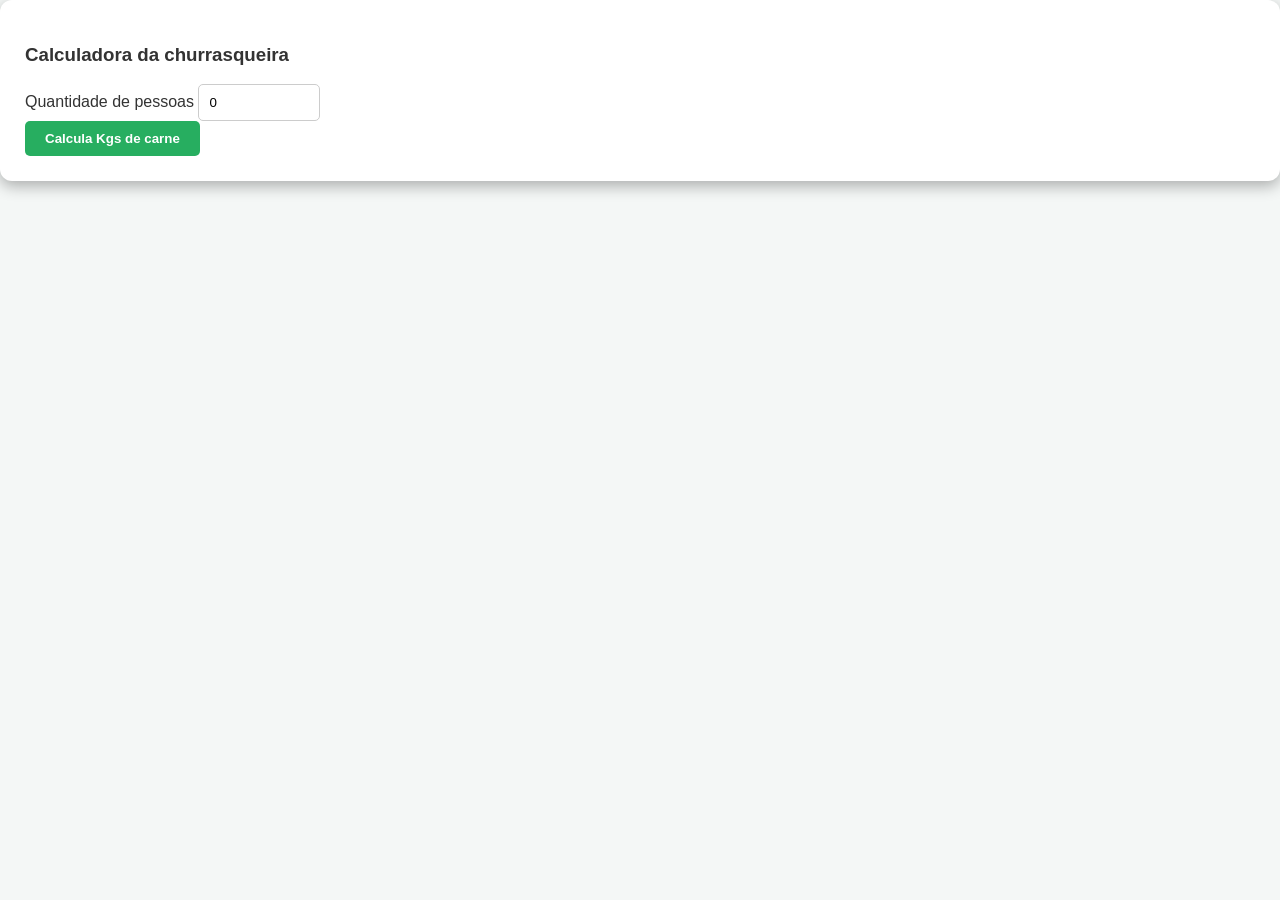
<file: exercicios/exercicios.html>
<!DOCTYPE html>
<html lang="pt-br">
<head>
    <meta charset="UTF-8">
    <meta name="viewport" content="width=device-width, initial-scale=1.0">
    <link rel="stylesheet" href="style.css">
    <script src="scrips.js"></script>
    <title> Exercícios </title>
</head>
    <body>
        <section>
            <h3> Calculadora da churrasqueira </h3>
            <div>
                <label> Quantidade de pessoas</label>
                <input type="number" id="qtdePessoas" value="0" min="0">
            </div>
            <button onclick="churras()"> 
                Calcula Kgs de carne
            </button>
            <div id="resultadodoChurras">

            </div>
        </section>
    </body>
</html>
</file>
<file: style.css>
body {
    margin: 0;
    font-family: 'Segoe UI', sans-serif;
    background-color: #FFF7E0;
    color: #2C3E50;
    display: flex;
    flex-direction: column;
    min-height: 100vh;
}

.menu-principal {
    background-color: #F39C12;
    padding: 15px 0;
    position: sticky;
    top: 0;
    z-index: 1000;
    box-shadow: 0 2px 10px rgb(0, 0, 0, 0.2);
}

.menu-container {
    max-width: 1000px;
    margin: 0 auto;
    display: flex;
    justify-content: space-between;
    align-items: center;
    padding: 0 20px;
}

.logo {
    color: white;
    text-decoration: none;
    font-weight: bold;
    font-size: 1.2rem;
    text-transform: uppercase;
}

.lista {
    list-style: none;
    display: flex;
    gap: 20px;
    margin: 0;
    padding: 0;
}

.lista a {
    color: #070707;
    text-decoration: none;
    font-size: 0.9rem;
    font-weight: 500;
    transition: color 0.3s;
}

.lista a:hover {
    color: #fff;
}

.cabecalho {
    background-color: #E67E22;
    color: white;
    padding: 60px 20px;
    text-align: center;
}

.cabecalho-container h1 {
    font-size: 2.5rem;
    margin-bottom: 5px;
}

.cabecalho-container h2 {
    font-weight: 300;
    font-style: italic;
    color: #ffd700;
}

.principal {
    max-width: 900px;
    margin: -40px auto 40px;
    padding: 20px;
    flex: 1;
}

section {
    background-color: white;
    margin-bottom: 20px;
    padding: 25px;
    border-radius: 12px;
    box-shadow: 0 5px 15px rgba(0, 0, 0, 0.3);
}

.elemento-card {
    display: flex;
    gap: 25px;
}

.card-laranja {
    background-color: #FFF7E0;
    border-inline-start: 5px solid #F39C12;
    border-radius: 12px;
    padding: 20px;
    flex: 1;
}

.horas-atividade p {
    color: #27AE60;
    font-weight: 700;
    background-color: #E9F7EF;
    padding: 15px;
    border-radius: 12px;
}

.missao p {
    line-height: 1.6;
    /* altura da linha - melhora a leitura de textos longos */
    margin-bottom: 20px;
    text-align: justify;
}

.valores ul {
    list-style: none;
    padding: 0px;
}

table {
    width: 100%;
    border-collapse: collapse;
    /* Junto as bordas adjacentes, ficando uma só */
    margin-top: 20px;
    background-color: white;
}

tr:hover {
    background-color: #f9f9f9;
}

th,
td {
    padding: 15px;
    text-align: left;
    border-bottom: 1px solid #ddd;
    vertical-align: top;
}

th {
    background-color: #F39C12;
    color: #2C3E50;
    text-transform: uppercase;
    font-size: 0.85rem;
}

.vermelho {
    width: 25px;
    height: 25px;
    background-color: red;
}

.cinza {
    width: 25px;
    height: 25px;
    background-color: gray;
}

.itens {
    padding: 10px;
    color: #856404;
    background-color: #FFF8E1;
    border: 2px solid #FFC107;
    border-radius: 12px;
    border-style: dashed;
}

.suplementos {
    border-inline-start: 4px solid #FF4B2B;
    background-color: #FFF5F5;
}

.texto-marcado {
    color: #856404;
    font-size: 18px;
}

.ul-marcada{
    color: #856404;
    font-size: 18px;
    list-style: none;
    padding: 0;
    line-height: 35px;
}

.secao-marcada-cor-diferente {
    border-inline-start: 4px solid #FFD806;
    background-color: #FFFDF0;
}

footer {
    background-color: #F39C12;
    color: #000000;
    text-align: center;
    padding: 30px 20px;
    margin-top: 50px;
    font-size: 0.85rem;
    line-height: 10px;
    border-top: 3px solid #FFD700;

}

footer p {
    margin: 8px 0;
    opacity: 0.9;
}

.timeline {
    border-inline-start: 3px solid #F39C12;
    padding-left: 20px;
    margin-top: 20px;
}

.evento {
    margin-bottom: 25px;
    position: relative;
    /* Poder de flutuar na página sem alterar posição de outros elementos */

}

/* cria um pseudoelemento no CSS - serve para inserir conteúdo decorativo ou informativo logo no início de um elemento sem alterar html - elemento fantasma */
.evento::before {
    content: "";
    /* sem texto*/
    width: 12px;
    height: 12px;
    background: #000000;
    border-radius: 50%;
    position: absolute;
    /*Cria a bolinha*/
    left: -28px;
    top: -5px;
}

.grid-locais {
    display: flex;
    gap: 20px;

}

.local {
    flex: 1;
    /* ocupar toda área */
    background: #f8f9fa;
    padding: 15px;
    border-radius: 8px;
    border: 1px solid #dee2e6;

}

.tbody-marcado{
   list-style: none;
   padding: 0px;
   font-size: 18px;
   color: #856404;
   line-height: 30px;
}

.form-grupo {
    margin-bottom: 15px;
    display: flex;
    flex-direction: column;
}

input, select {
    padding: 10px;
    border-radius: 5px;
    border: 1px solid #ccc;
    width: 100px;
}

button {
    background-color: #F1C40F;
    color:  #2C3E50;
    padding: 10px 20px;
    border: none;
    border-radius: 5px;
    cursor: pointer;
    font-weight: bold;
}

.resultado {
    margin-top: 20px;
    padding: 15px;
    background-color: #FFF9D6;
    border-left: 5px solid #F39C12;
    color: #2C3E50;
    font-weight: bold;
    font-size: 1.2rem;
}
</file>
<file: trote-oficial/style.css>
body {
    margin: 0;
    font-family: 'Segoe UI', sans-serif;
    background-color: #f4f7f6;
    color: #333;
}

.menu-principal {
    background-color: #1e3c72;
    padding: 15px 0;
    position: sticky;
    top: 0;
    z-index: 1000;
    box-shadow: 0 2px 10px rgb(0, 0, 0, 0.2);
}

.menu-container {
    max-width: 1000px; 
    margin: 0 auto;
    display: flex;
    justify-content: space-between;
    align-items: center;
    padding: 0 20px;
}

.logo{
    color: white;
    text-decoration: none;
    font-weight: bold;
    font-size: 1.2rem;
    text-transform: uppercase;
}

.lista {
    list-style: none;
    display: flex;
    gap: 20px;
    margin: 0;
    padding: 0;
}

.lista a {
    color: #cbdcf7;
    text-decoration: none;
    font-size: 0.9rem;
    font-weight: 500;
    transition: color 0.3s;
}

.lista a:hover{
    color: #fff;
} 

.cabecalho{
    background-color: #264A8A;
    color: white;
    padding: 60px 20px;
    text-align: center; 
}

.cabecalho-container h1{
    font-size: 2.5rem;
    margin-bottom: 5px;
}

.cabecalho-container h2{
    font-weight: 300;
    font-style: italic;
    color: #ffd700;
}

.principal  {
    max-width: 900px;
    margin: -40px auto 40px;
    padding: 20px;  
}

.secao {
    background-color: white;
    margin-bottom: 20px;
    padding: 25px;
    border-radius: 12px;
    box-shadow: 0 5px 15px rgba(0,0,0, 0.3);
}

.datas {
    display: flex;
    gap: 25px;
    background-color: white;
    margin-bottom: 20px;
    padding: 20px;
    border-radius: 12px;
    box-shadow: 0 5px 15px rgba(0,0,0, 0.3);
    
}

.card-data{
    background-color: #EEF5FF;
    border-inline-start: 4px solid #2A5298;
    border-radius: 12px;
    padding: 20px;
    flex: 1;
}

.horas-atividade p {
    color: #27AE60;
    font-weight: 700;
    background-color: #E9F7EF;
    padding: 15px;
    border-radius: 12px;
}
</file>
<file: exercicios/style.css>
body {
    margin: 0;
    font-family: 'Segoe UI', sans-serif;
    background-color: #f4f7f6;
    color: #333;
    display: flex;
    flex-direction: column;
    min-height: 100vh;
}

.menu-principal {
    background-color: #1e3c72;
    padding: 15px 0;
    position: sticky;
    top: 0;
    z-index: 1000;
    box-shadow: 0 2px 10px rgb(0, 0, 0, 0.2);
}

.menu-container {
    max-width: 1000px;
    margin: 0 auto;
    display: flex;
    justify-content: space-between;
    align-items: center;
    padding: 0 20px;
}

.logo {
    color: white;
    text-decoration: none;
    font-weight: bold;
    font-size: 1.2rem;
    text-transform: uppercase;
}

.lista {
    list-style: none;
    display: flex;
    gap: 20px;
    margin: 0;
    padding: 0;
}

.lista a {
    color: #cbdcf7;
    text-decoration: none;
    font-size: 0.9rem;
    font-weight: 500;
    transition: color 0.3s;
}

.lista a:hover {
    color: #fff;
}

.cabecalho {
    background-color: #264A8A;
    color: white;
    padding: 60px 20px;
    text-align: center;
}

.cabecalho-container h1 {
    font-size: 2.5rem;
    margin-bottom: 5px;
}

.cabecalho-container h2 {
    font-weight: 300;
    font-style: italic;
    color: #ffd700;
}

.principal {
    max-width: 900px;
    margin: -40px auto 40px;
    padding: 20px;
    flex: 1;
}

section {
    background-color: white;
    margin-bottom: 20px;
    padding: 25px;
    border-radius: 12px;
    box-shadow: 0 5px 15px rgba(0, 0, 0, 0.3);
}

.elemento-card {
    display: flex;
    gap: 25px;
}

.card-azul {
    background-color: #EEF5FF;
    border-inline-start: 5px solid #2A5298;
    border-radius: 12px;
    padding: 20px;
    flex: 1;
}

.horas-atividade p {
    color: #27AE60;
    font-weight: 700;
    background-color: #E9F7EF;
    padding: 15px;
    border-radius: 12px;
}

.missao p {
    line-height: 1.6;
    /* altura da linha - melhora a leitura de textos longos */
    margin-bottom: 20px;
    text-align: justify;
}

.valores ul {
    list-style: none;
    padding: 0px;
}

table {
    width: 100%;
    border-collapse: collapse;
    /* Junto as bordas adjacentes, ficando uma só */
    margin-top: 20px;
    background-color: white;
}

tr:hover {
    background-color: #f9f9f9;
}

th,
td {
    padding: 15px;
    text-align: left;
    border-bottom: 1px solid #ddd;
    vertical-align: top;
}

th {
    background-color: #2a5298;
    color: white;
    text-transform: uppercase;
    font-size: 0.85rem;
}

.vermelho {
    width: 25px;
    height: 25px;
    background-color: red;
}

.cinza {
    width: 25px;
    height: 25px;
    background-color: gray;
}

.itens {
    padding: 10px;
    color: #856404;
    background-color: #FFF8E1;
    border: 2px solid #FFC107;
    border-radius: 12px;
    border-style: dashed;
}

.suplementos {
    border-inline-start: 4px solid #FF4B2B;
    background-color: #FFF5F5;
}

.texto-marcado {
    color: #856404;
    font-size: 18px;
}

.ul-marcada{
    color: #856404;
    font-size: 18px;
    list-style: none;
    padding: 0;
    line-height: 35px;
}

.secao-marcada-cor-diferente {
    border-inline-start: 4px solid #FFD806;
    background-color: #FFFDF0;
}

footer {
    background-color: #1E3C72;
    color: white;
    text-align: center;
    padding: 30px 20px;
    margin-top: 50px;
    font-size: 0.85rem;
    line-height: 10px;
    border-top: 3px solid #FFD700;

}

footer p {
    margin: 8px 0;
    opacity: 0.9;
}

.timeline {
    border-inline-start: 3px solid #2a5298;
    padding-left: 20px;
    margin-top: 20px;
}

.evento {
    margin-bottom: 25px;
    position: relative;
    /* Poder de flutuar na página sem alterar posição de outros elementos */

}

/* cria um pseudoelemento no CSS - serve para inserir conteúdo decorativo ou informativo logo no início de um elemento sem alterar html - elemento fantasma */
.evento::before {
    content: "";
    /* sem texto*/
    width: 12px;
    height: 12px;
    background: #ff4b2b;
    border-radius: 50%;
    position: absolute;
    /*Cria a bolinha*/
    left: -28px;
    top: -5px;
}

.grid-locais {
    display: flex;
    gap: 20px;

}

.local {
    flex: 1;
    /* ocupar toda área */
    background: #f8f9fa;
    padding: 15px;
    border-radius: 8px;
    border: 1px solid #dee2e6;

}

.tbody-marcado{
   list-style: none;
   padding: 0px;
   font-size: 18px;
   color: #856404;
   line-height: 30px;
}

.form-grupo {
    margin-bottom: 15px;
    display: flex;
    flex-direction: column;
}

input, select {
    padding: 10px;
    border-radius: 5px;
    border: 1px solid #ccc;
    width: 100px;
}

button {
    background-color: #27ae60;
    color: white;
    padding: 10px 20px;
    border: none;
    border-radius: 5px;
    cursor: pointer;
    font-weight: bold;
}

.resultado {
    margin-top: 20px;
    padding: 15px;
    background-color: #eef5ff;
    border-left: 5px solid #1e3c72;
    font-weight: bold;
    font-size: 1.2rem;
}
</file>
